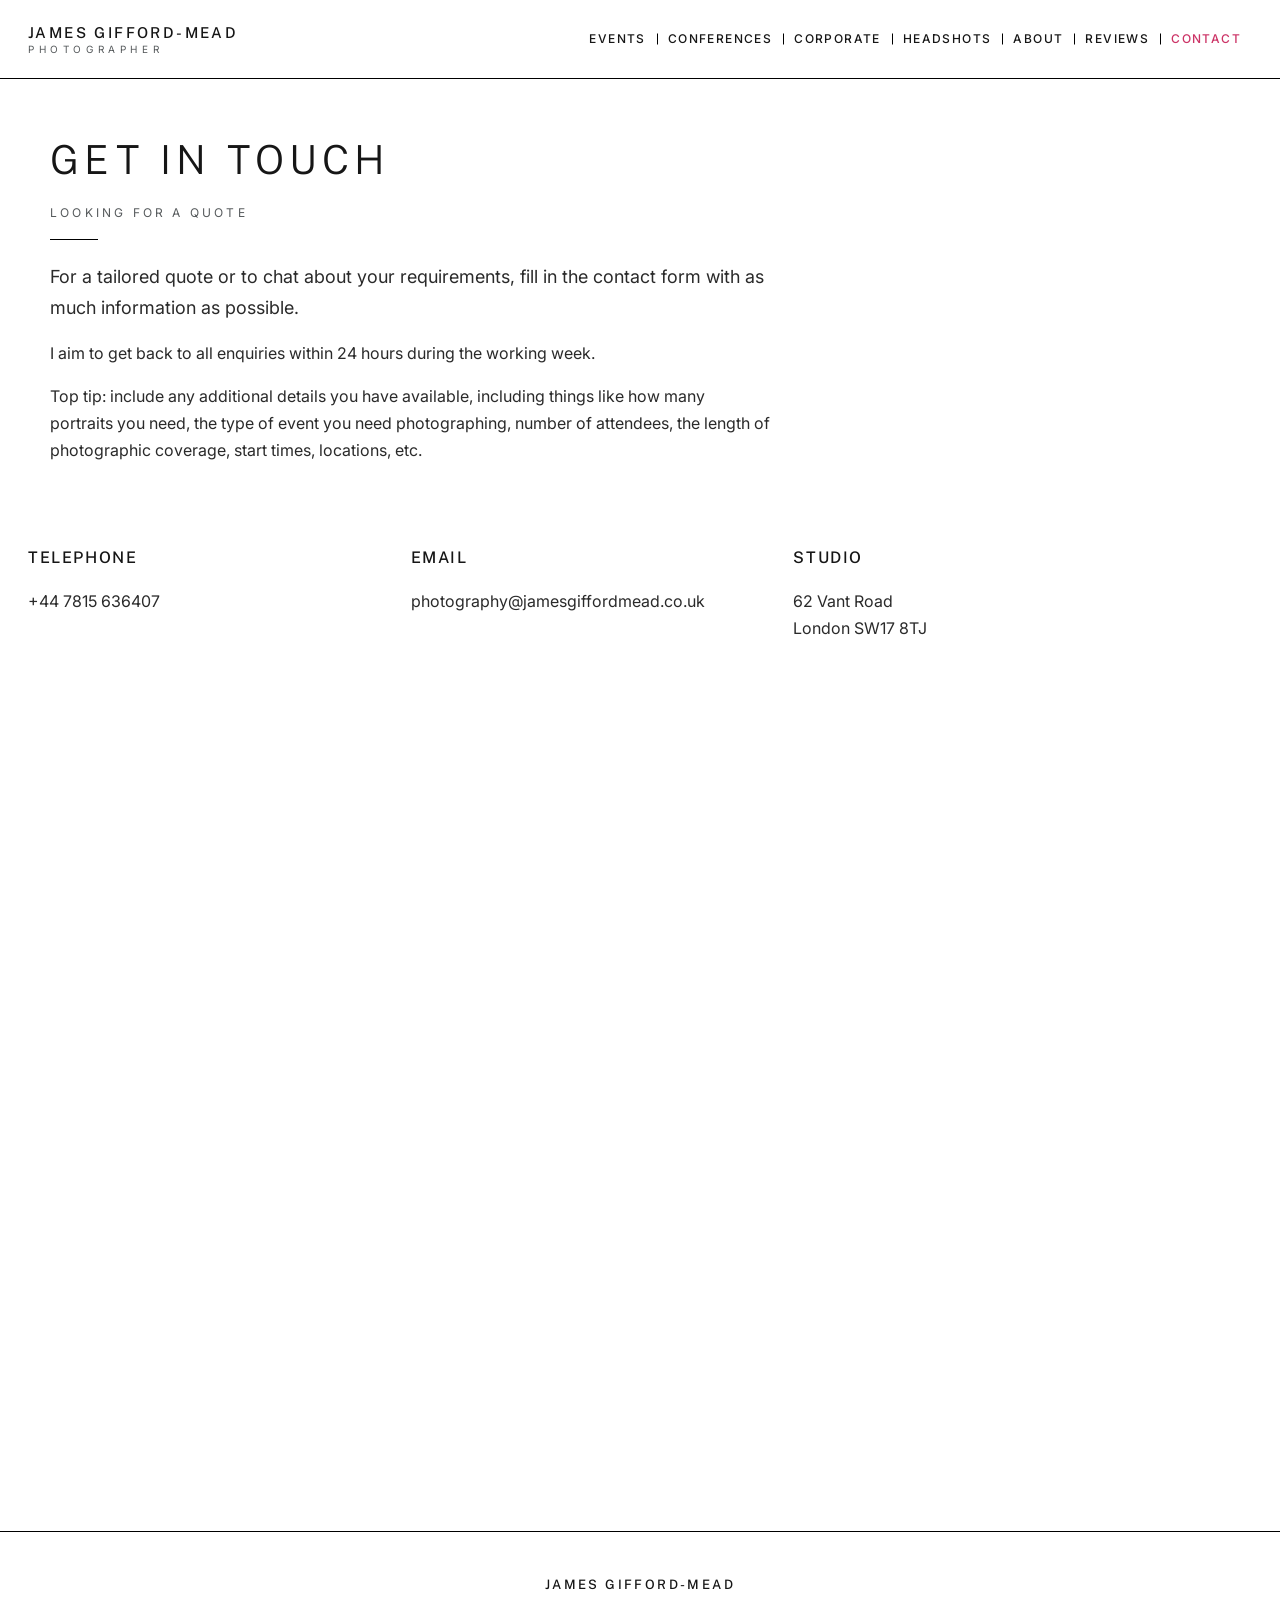
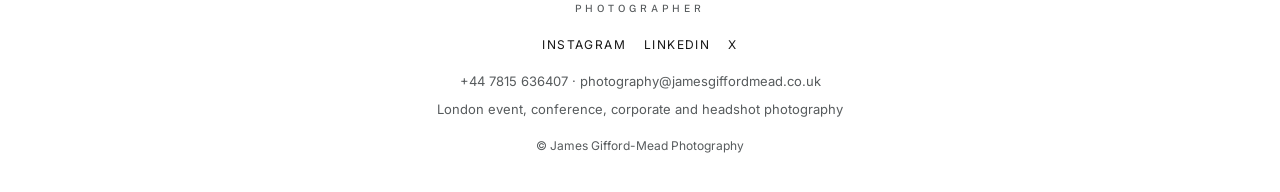
<file: public/contact.html>
<!DOCTYPE html>
<html lang="en-GB">
<head>
  <meta charset="utf-8">
  <meta name="viewport" content="width=device-width, initial-scale=1">
  <title>Contact — James Gifford-Mead Photography</title>
  <meta name="description" content="Request a quote for London event, conference, corporate or headshot photography. Call +44 7815 636407.">
  <meta name="robots" content="index, follow">
  <link rel="canonical" href="https://jgm-static-demo.workers.dev/contact">
  <meta property="og:title" content="Contact — James Gifford-Mead Photography">
  <meta property="og:description" content="Request a quote for London event, conference, corporate or headshot photography. Call +44 7815 636407.">
  <meta property="og:type" content="website">
  <meta property="og:locale" content="en_GB">
  <meta property="og:image" content="https://jamesgiffordmead-photography.co.uk/wp-content/uploads/2021/12/25.11.21-Banking-Tech-Awards-reedit-1-scaled.jpg">
  <link rel="icon" href="https://jamesgiffordmead-photography.co.uk/wp-content/uploads/2018/09/cropped-Corporate-Photographer-Logo-1-400x400.png">
  <link rel="preconnect" href="https://fonts.googleapis.com">
  <link rel="preconnect" href="https://fonts.gstatic.com" crossorigin>
  <link href="https://fonts.googleapis.com/css2?family=Inter:wght@400;500;600&family=Public+Sans:wght@300;400;500;600&display=swap" rel="stylesheet">
  <link rel="stylesheet" href="css/styles.css">
</head>
<body>
  <a class="skip-link" href="#main">Skip to content</a>
  <header class="site-header">
    <div class="header-inner">
      <a class="wordmark" href="index.html">
        <span class="wordmark-name">James Gifford-Mead</span>
        <span class="wordmark-role">Photographer</span>
      </a>
      <button class="menu-toggle" type="button" aria-expanded="false" aria-controls="site-nav" aria-label="Open menu">
        <span></span><span></span><span></span>
      </button>
      <nav class="nav" id="site-nav" aria-label="Primary">
          <a href="events.html">Events</a>
          <a href="conferences.html">Conferences</a>
          <a href="corporate.html">Corporate</a>
          <a href="headshots.html">Headshots</a>
          <a href="about.html">About</a>
          <a href="reviews.html">Reviews</a>
          <a href="contact.html" aria-current="page">Contact</a>
      </nav>
    </div>
  </header>
  <main id="main" class="page">
    <section class="intro wrap">
      <h1>Get in touch</h1>
      <p class="kicker">Looking for a quote</p>
      <hr class="rule">
      <p class="lede">For a tailored quote or to chat about your requirements, fill in the contact form with as much information as possible.</p>
      <p>I aim to get back to all enquiries within 24 hours during the working week.</p>
      <p>Top tip: include any additional details you have available, including things like how many portraits you need, the type of event you need photographing, number of attendees, the length of photographic coverage, start times, locations, etc.</p>
    </section>
    <section class="wrap contact-meta">
      <div>
        <h3>Telephone</h3>
        <p><a href="tel:+447815636407">+44 7815 636407</a></p>
      </div>
      <div>
        <h3>Email</h3>
        <p><a href="mailto:photography@jamesgiffordmead.co.uk">photography@jamesgiffordmead.co.uk</a></p>
      </div>
      <div>
        <h3>Studio</h3>
        <p>62 Vant Road<br>London SW17 8TJ</p>
      </div>
    </section>
    <section class="wrap form-wrap">
      <iframe height="745" style="min-width:100%;max-width:1000px;border:0;overflow:hidden;" id="sn-form-rzill" title="Contact form" src="https://app.studioninja.co/contactform/parser/0a800fc8-8562-161d-8185-87136a15399a/0a800fc8-8562-161d-8185-87136a92399c" allowfullscreen scrolling="no"></iframe>
      <script src="https://app.studioninja.co/client-assets/form-render/assets/scripts/iframeResizer.js" data-iframe-id="sn-form-rzill"></script>
    </section>
  </main>
  <footer class="site-footer">
    <div class="footer-wordmark">James Gifford-Mead<span class="footer-role">Photographer</span></div>
    <div class="socials">
      <a href="https://www.instagram.com/james_gifford_mead/" rel="noopener noreferrer">Instagram</a>
      <a href="https://www.linkedin.com/company/james-gifford-mead-photography/" rel="noopener noreferrer">LinkedIn</a>
      <a href="https://x.com/jgiffordmead" rel="noopener noreferrer">X</a>
    </div>
    <p class="footer-meta"><a href="tel:+447815636407">+44 7815 636407</a> · <a href="mailto:photography@jamesgiffordmead.co.uk">photography@jamesgiffordmead.co.uk</a></p>
    <p class="footer-meta">London event, conference, corporate and headshot photography</p>
    <p class="copyright">© James Gifford-Mead Photography</p>
  </footer>
  <script src="js/main.js" defer></script>
</body>
</html>
</file>
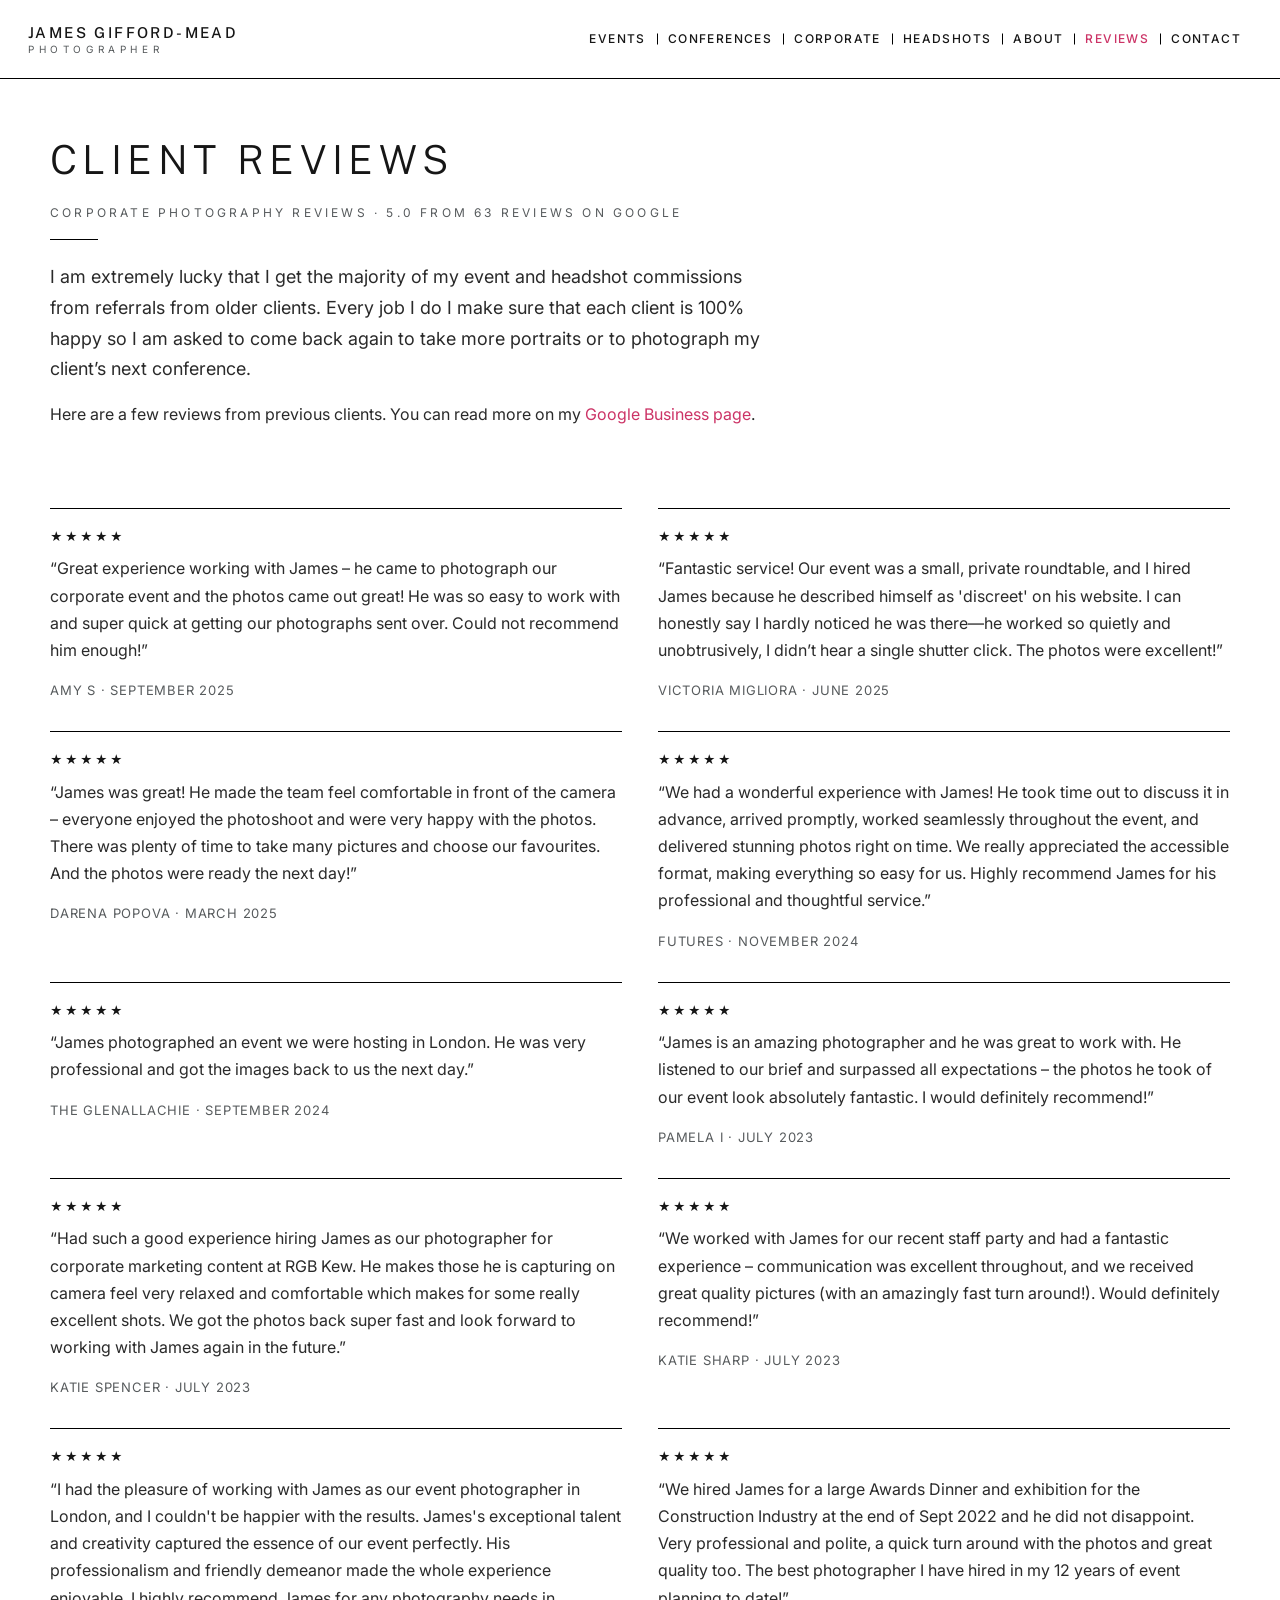
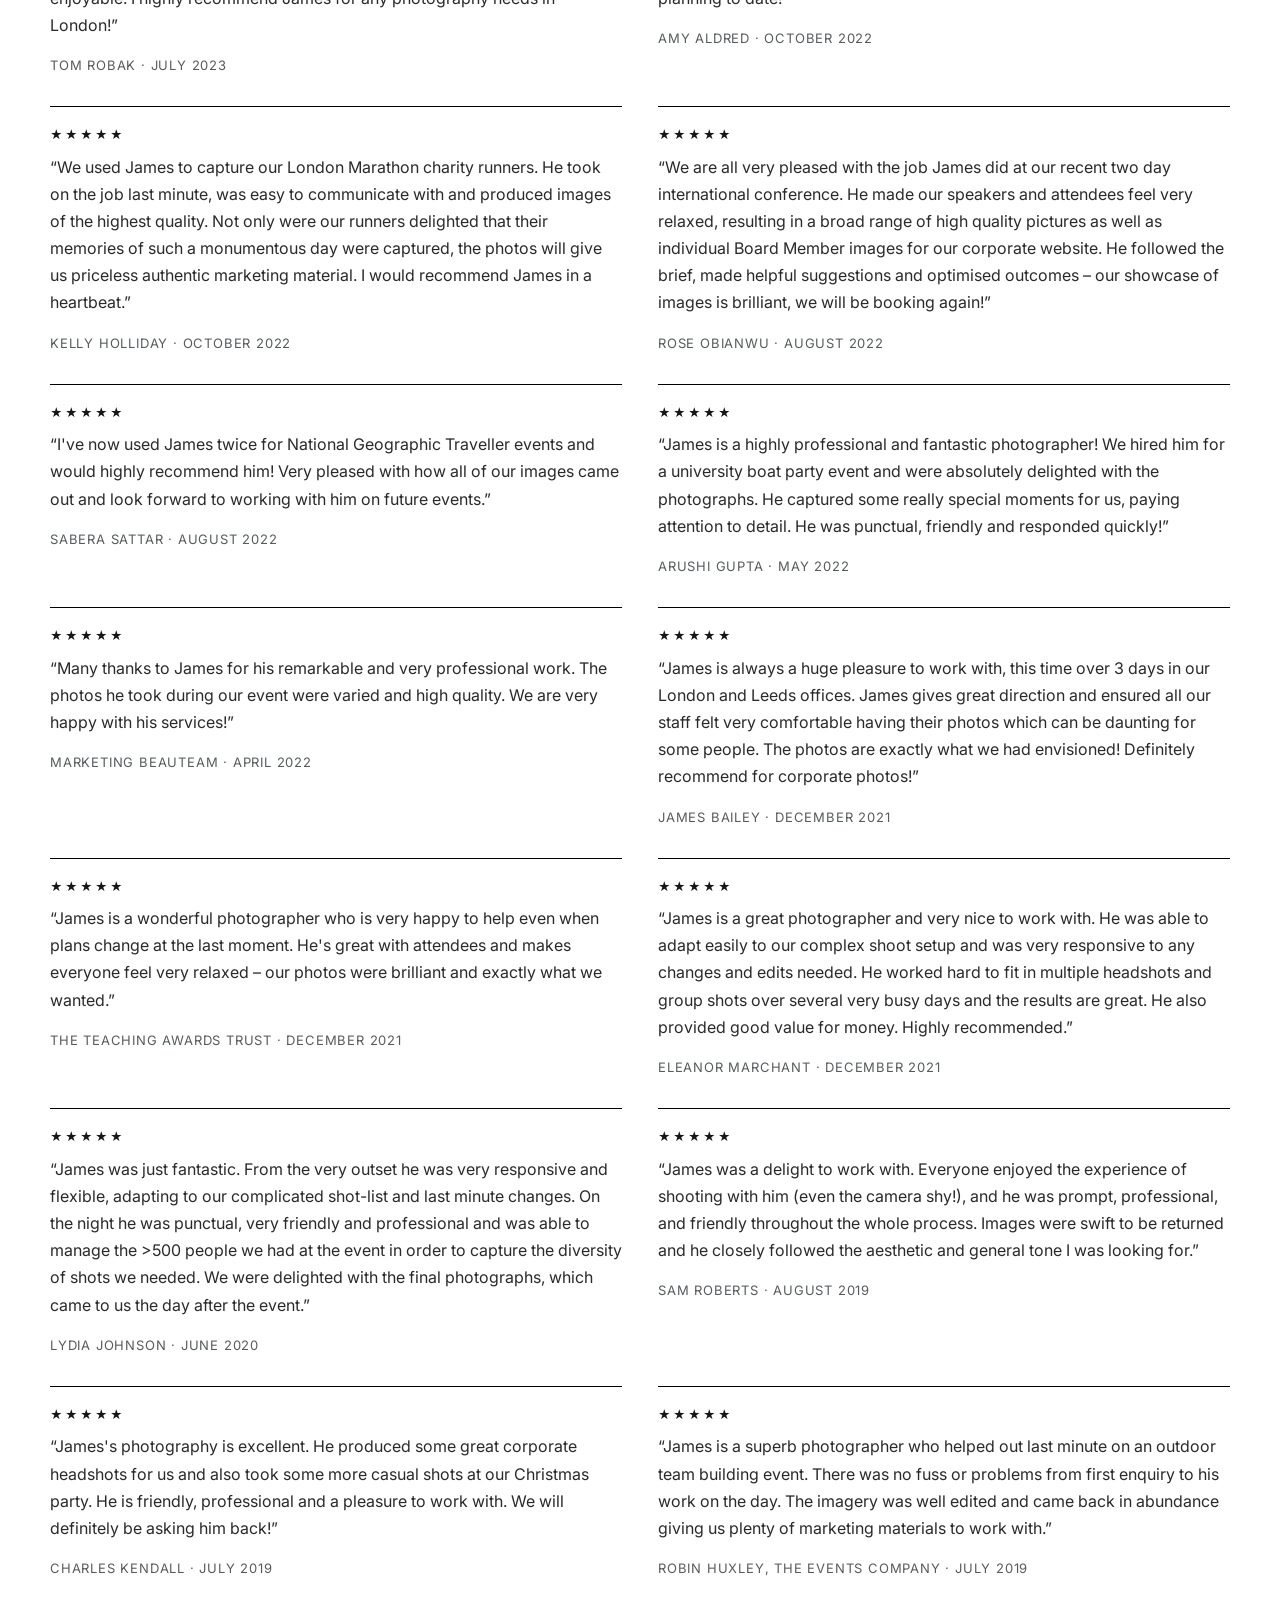
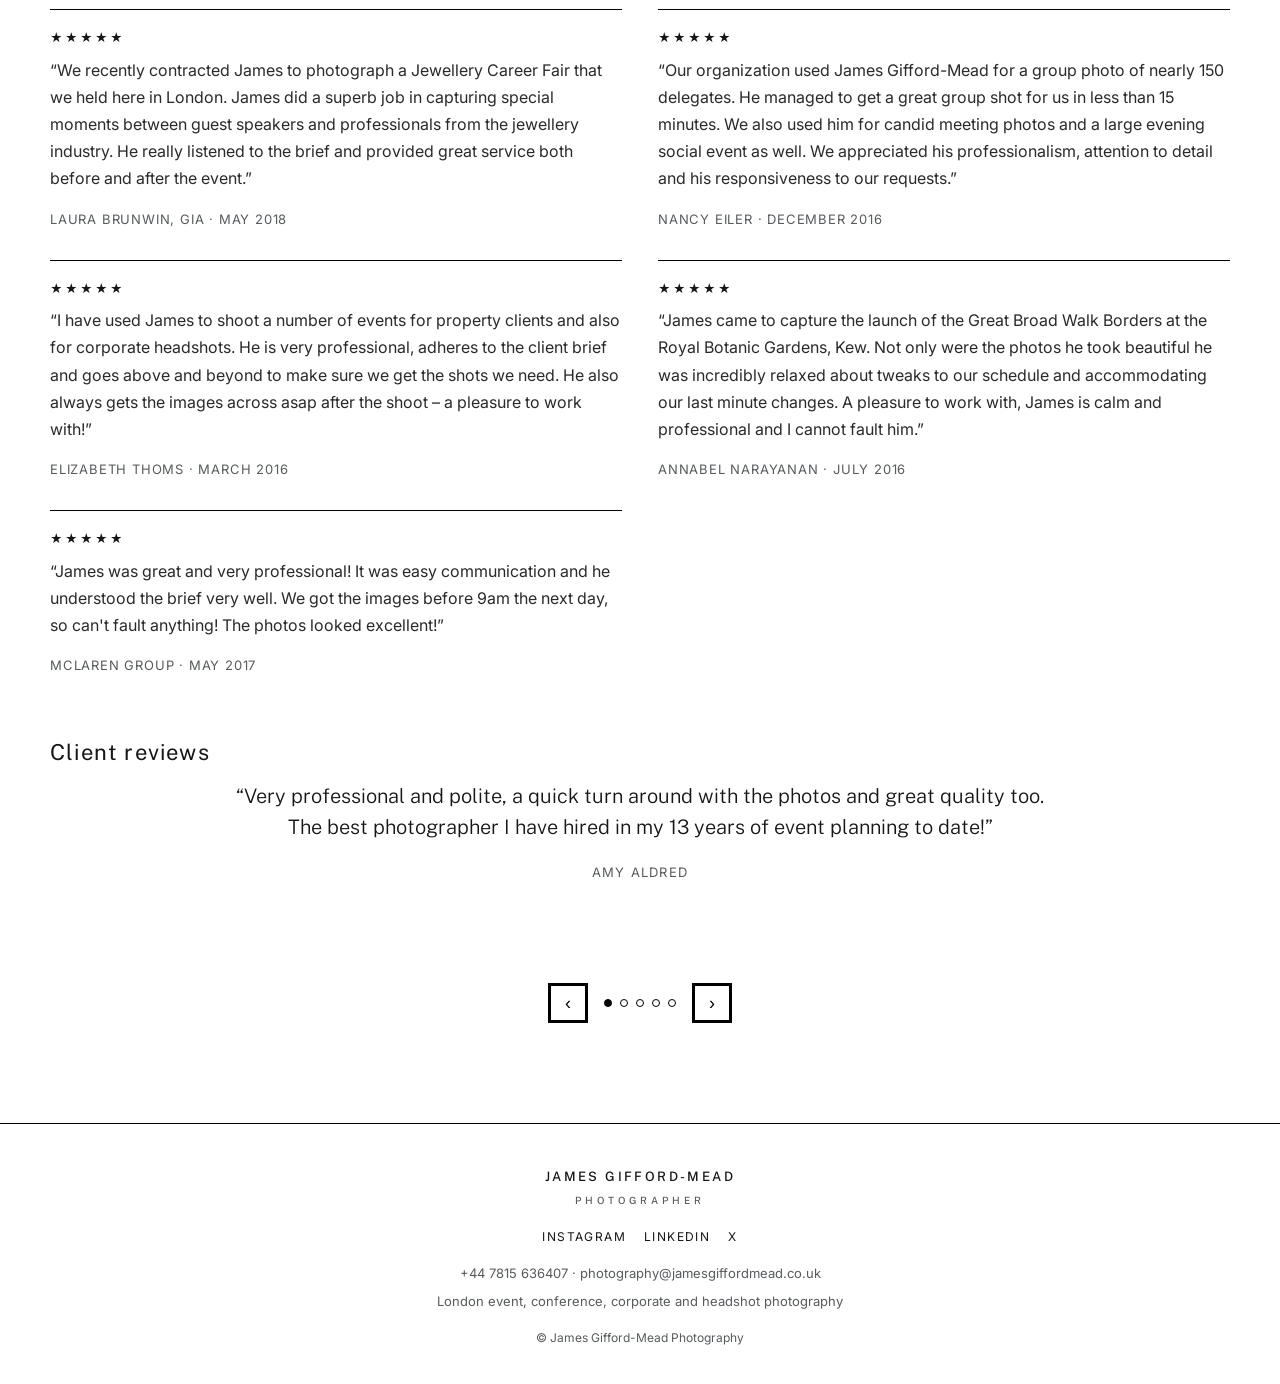
<file: public/reviews.html>
<!DOCTYPE html>
<html lang="en-GB">
<head>
  <meta charset="utf-8">
  <meta name="viewport" content="width=device-width, initial-scale=1">
  <title>Client Reviews — James Gifford-Mead Photography</title>
  <meta name="description" content="Client reviews for James Gifford-Mead Photography. Real testimonials from London events, conferences and headshot sessions.">
  <meta name="robots" content="index, follow">
  <link rel="canonical" href="https://jgm-static-demo.workers.dev/reviews">
  <meta property="og:title" content="Client Reviews — James Gifford-Mead Photography">
  <meta property="og:description" content="Client reviews for James Gifford-Mead Photography. Real testimonials from London events, conferences and headshot sessions.">
  <meta property="og:type" content="website">
  <meta property="og:locale" content="en_GB">
  <meta property="og:image" content="https://jamesgiffordmead-photography.co.uk/wp-content/uploads/2021/12/25.11.21-Banking-Tech-Awards-reedit-1-scaled.jpg">
  <link rel="icon" href="https://jamesgiffordmead-photography.co.uk/wp-content/uploads/2018/09/cropped-Corporate-Photographer-Logo-1-400x400.png">
  <link rel="preconnect" href="https://fonts.googleapis.com">
  <link rel="preconnect" href="https://fonts.gstatic.com" crossorigin>
  <link href="https://fonts.googleapis.com/css2?family=Inter:wght@400;500;600&family=Public+Sans:wght@300;400;500;600&display=swap" rel="stylesheet">
  <link rel="stylesheet" href="css/styles.css">
</head>
<body>
  <a class="skip-link" href="#main">Skip to content</a>
  <header class="site-header">
    <div class="header-inner">
      <a class="wordmark" href="index.html">
        <span class="wordmark-name">James Gifford-Mead</span>
        <span class="wordmark-role">Photographer</span>
      </a>
      <button class="menu-toggle" type="button" aria-expanded="false" aria-controls="site-nav" aria-label="Open menu">
        <span></span><span></span><span></span>
      </button>
      <nav class="nav" id="site-nav" aria-label="Primary">
          <a href="events.html">Events</a>
          <a href="conferences.html">Conferences</a>
          <a href="corporate.html">Corporate</a>
          <a href="headshots.html">Headshots</a>
          <a href="about.html">About</a>
          <a href="reviews.html" aria-current="page">Reviews</a>
          <a href="contact.html">Contact</a>
      </nav>
    </div>
  </header>
  <main id="main" class="page">
    <section class="intro wrap">
      <h1>Client reviews</h1>
      <p class="kicker">Corporate photography reviews · 5.0 from 63 reviews on Google</p>
      <hr class="rule">
      <p class="lede">I am extremely lucky that I get the majority of my event and headshot commissions from referrals from older clients. Every job I do I make sure that each client is 100% happy so I am asked to come back again to take more portraits or to photograph my client’s next conference.</p>
      <p>Here are a few reviews from previous clients. You can read more on my <a href="https://www.google.com/maps?cid=4304142015057741120" rel="noopener noreferrer">Google Business page</a>.</p>
    </section>
    <section class="section wrap">
      <div class="reviews-grid">
        <article class="review">
          <div class="stars" aria-label="5 stars">★★★★★</div>
          <p>“Great experience working with James – he came to photograph our corporate event and the photos came out great! He was so easy to work with and super quick at getting our photographs sent over. Could not recommend him enough!”</p>
          <cite>amy s · September 2025</cite>
        </article>
        <article class="review">
          <div class="stars" aria-label="5 stars">★★★★★</div>
          <p>“Fantastic service! Our event was a small, private roundtable, and I hired James because he described himself as 'discreet' on his website. I can honestly say I hardly noticed he was there—he worked so quietly and unobtrusively, I didn’t hear a single shutter click. The photos were excellent!”</p>
          <cite>Victoria Migliora · June 2025</cite>
        </article>
        <article class="review">
          <div class="stars" aria-label="5 stars">★★★★★</div>
          <p>“James was great! He made the team feel comfortable in front of the camera – everyone enjoyed the photoshoot and were very happy with the photos. There was plenty of time to take many pictures and choose our favourites. And the photos were ready the next day!”</p>
          <cite>Darena Popova · March 2025</cite>
        </article>
        <article class="review">
          <div class="stars" aria-label="5 stars">★★★★★</div>
          <p>“We had a wonderful experience with James! He took time out to discuss it in advance, arrived promptly, worked seamlessly throughout the event, and delivered stunning photos right on time. We really appreciated the accessible format, making everything so easy for us. Highly recommend James for his professional and thoughtful service.”</p>
          <cite>Futures · November 2024</cite>
        </article>
        <article class="review">
          <div class="stars" aria-label="5 stars">★★★★★</div>
          <p>“James photographed an event we were hosting in London. He was very professional and got the images back to us the next day.”</p>
          <cite>The GlenAllachie · September 2024</cite>
        </article>
        <article class="review">
          <div class="stars" aria-label="5 stars">★★★★★</div>
          <p>“James is an amazing photographer and he was great to work with. He listened to our brief and surpassed all expectations – the photos he took of our event look absolutely fantastic. I would definitely recommend!”</p>
          <cite>Pamela I · July 2023</cite>
        </article>
        <article class="review">
          <div class="stars" aria-label="5 stars">★★★★★</div>
          <p>“Had such a good experience hiring James as our photographer for corporate marketing content at RGB Kew. He makes those he is capturing on camera feel very relaxed and comfortable which makes for some really excellent shots. We got the photos back super fast and look forward to working with James again in the future.”</p>
          <cite>Katie Spencer · July 2023</cite>
        </article>
        <article class="review">
          <div class="stars" aria-label="5 stars">★★★★★</div>
          <p>“We worked with James for our recent staff party and had a fantastic experience – communication was excellent throughout, and we received great quality pictures (with an amazingly fast turn around!). Would definitely recommend!”</p>
          <cite>Katie Sharp · July 2023</cite>
        </article>
        <article class="review">
          <div class="stars" aria-label="5 stars">★★★★★</div>
          <p>“I had the pleasure of working with James as our event photographer in London, and I couldn't be happier with the results. James's exceptional talent and creativity captured the essence of our event perfectly. His professionalism and friendly demeanor made the whole experience enjoyable. I highly recommend James for any photography needs in London!”</p>
          <cite>Tom Robak · July 2023</cite>
        </article>
        <article class="review">
          <div class="stars" aria-label="5 stars">★★★★★</div>
          <p>“We hired James for a large Awards Dinner and exhibition for the Construction Industry at the end of Sept 2022 and he did not disappoint. Very professional and polite, a quick turn around with the photos and great quality too. The best photographer I have hired in my 12 years of event planning to date!”</p>
          <cite>Amy Aldred · October 2022</cite>
        </article>
        <article class="review">
          <div class="stars" aria-label="5 stars">★★★★★</div>
          <p>“We used James to capture our London Marathon charity runners. He took on the job last minute, was easy to communicate with and produced images of the highest quality. Not only were our runners delighted that their memories of such a monumentous day were captured, the photos will give us priceless authentic marketing material. I would recommend James in a heartbeat.”</p>
          <cite>Kelly Holliday · October 2022</cite>
        </article>
        <article class="review">
          <div class="stars" aria-label="5 stars">★★★★★</div>
          <p>“We are all very pleased with the job James did at our recent two day international conference. He made our speakers and attendees feel very relaxed, resulting in a broad range of high quality pictures as well as individual Board Member images for our corporate website. He followed the brief, made helpful suggestions and optimised outcomes – our showcase of images is brilliant, we will be booking again!”</p>
          <cite>Rose Obianwu · August 2022</cite>
        </article>
        <article class="review">
          <div class="stars" aria-label="5 stars">★★★★★</div>
          <p>“I've now used James twice for National Geographic Traveller events and would highly recommend him! Very pleased with how all of our images came out and look forward to working with him on future events.”</p>
          <cite>Sabera Sattar · August 2022</cite>
        </article>
        <article class="review">
          <div class="stars" aria-label="5 stars">★★★★★</div>
          <p>“James is a highly professional and fantastic photographer! We hired him for a university boat party event and were absolutely delighted with the photographs. He captured some really special moments for us, paying attention to detail. He was punctual, friendly and responded quickly!”</p>
          <cite>Arushi Gupta · May 2022</cite>
        </article>
        <article class="review">
          <div class="stars" aria-label="5 stars">★★★★★</div>
          <p>“Many thanks to James for his remarkable and very professional work. The photos he took during our event were varied and high quality. We are very happy with his services!”</p>
          <cite>Marketing Beauteam · April 2022</cite>
        </article>
        <article class="review">
          <div class="stars" aria-label="5 stars">★★★★★</div>
          <p>“James is always a huge pleasure to work with, this time over 3 days in our London and Leeds offices. James gives great direction and ensured all our staff felt very comfortable having their photos which can be daunting for some people. The photos are exactly what we had envisioned! Definitely recommend for corporate photos!”</p>
          <cite>James Bailey · December 2021</cite>
        </article>
        <article class="review">
          <div class="stars" aria-label="5 stars">★★★★★</div>
          <p>“James is a wonderful photographer who is very happy to help even when plans change at the last moment. He's great with attendees and makes everyone feel very relaxed – our photos were brilliant and exactly what we wanted.”</p>
          <cite>The Teaching Awards Trust · December 2021</cite>
        </article>
        <article class="review">
          <div class="stars" aria-label="5 stars">★★★★★</div>
          <p>“James is a great photographer and very nice to work with. He was able to adapt easily to our complex shoot setup and was very responsive to any changes and edits needed. He worked hard to fit in multiple headshots and group shots over several very busy days and the results are great. He also provided good value for money. Highly recommended.”</p>
          <cite>Eleanor Marchant · December 2021</cite>
        </article>
        <article class="review">
          <div class="stars" aria-label="5 stars">★★★★★</div>
          <p>“James was just fantastic. From the very outset he was very responsive and flexible, adapting to our complicated shot-list and last minute changes. On the night he was punctual, very friendly and professional and was able to manage the >500 people we had at the event in order to capture the diversity of shots we needed. We were delighted with the final photographs, which came to us the day after the event.”</p>
          <cite>Lydia Johnson · June 2020</cite>
        </article>
        <article class="review">
          <div class="stars" aria-label="5 stars">★★★★★</div>
          <p>“James was a delight to work with. Everyone enjoyed the experience of shooting with him (even the camera shy!), and he was prompt, professional, and friendly throughout the whole process. Images were swift to be returned and he closely followed the aesthetic and general tone I was looking for.”</p>
          <cite>Sam Roberts · August 2019</cite>
        </article>
        <article class="review">
          <div class="stars" aria-label="5 stars">★★★★★</div>
          <p>“James's photography is excellent. He produced some great corporate headshots for us and also took some more casual shots at our Christmas party. He is friendly, professional and a pleasure to work with. We will definitely be asking him back!”</p>
          <cite>Charles Kendall · July 2019</cite>
        </article>
        <article class="review">
          <div class="stars" aria-label="5 stars">★★★★★</div>
          <p>“James is a superb photographer who helped out last minute on an outdoor team building event. There was no fuss or problems from first enquiry to his work on the day. The imagery was well edited and came back in abundance giving us plenty of marketing materials to work with.”</p>
          <cite>Robin Huxley, The Events Company · July 2019</cite>
        </article>
        <article class="review">
          <div class="stars" aria-label="5 stars">★★★★★</div>
          <p>“We recently contracted James to photograph a Jewellery Career Fair that we held here in London. James did a superb job in capturing special moments between guest speakers and professionals from the jewellery industry. He really listened to the brief and provided great service both before and after the event.”</p>
          <cite>Laura Brunwin, GIA · May 2018</cite>
        </article>
        <article class="review">
          <div class="stars" aria-label="5 stars">★★★★★</div>
          <p>“Our organization used James Gifford-Mead for a group photo of nearly 150 delegates. He managed to get a great group shot for us in less than 15 minutes. We also used him for candid meeting photos and a large evening social event as well. We appreciated his professionalism, attention to detail and his responsiveness to our requests.”</p>
          <cite>Nancy Eiler · December 2016</cite>
        </article>
        <article class="review">
          <div class="stars" aria-label="5 stars">★★★★★</div>
          <p>“I have used James to shoot a number of events for property clients and also for corporate headshots. He is very professional, adheres to the client brief and goes above and beyond to make sure we get the shots we need. He also always gets the images across asap after the shoot – a pleasure to work with!”</p>
          <cite>Elizabeth Thoms · March 2016</cite>
        </article>
        <article class="review">
          <div class="stars" aria-label="5 stars">★★★★★</div>
          <p>“James came to capture the launch of the Great Broad Walk Borders at the Royal Botanic Gardens, Kew. Not only were the photos he took beautiful he was incredibly relaxed about tweaks to our schedule and accommodating our last minute changes. A pleasure to work with, James is calm and professional and I cannot fault him.”</p>
          <cite>Annabel Narayanan · July 2016</cite>
        </article>
        <article class="review">
          <div class="stars" aria-label="5 stars">★★★★★</div>
          <p>“James was great and very professional! It was easy communication and he understood the brief very well. We got the images before 9am the next day, so can't fault anything! The photos looked excellent!”</p>
          <cite>McLaren Group · May 2017</cite>
        </article>
      </div>
    </section>
    <section class="testimonials wrap">
      <h2>Client reviews</h2>
      <div class="carousel" aria-roledescription="carousel">
        <div class="carousel-track">
          <blockquote class="quote is-active">
            <p>“Very professional and polite, a quick turn around with the photos and great quality too. The best photographer I have hired in my 13 years of event planning to date!”</p>
            <footer>Amy Aldred</footer>
          </blockquote>
          <blockquote class="quote">
            <p>“He made our speakers and attendees feel very relaxed, resulting in a broad range of high-quality pictures… He followed the brief, made helpful suggestions and optimised outcomes – our showcase of images is brilliant, we will be booking again!”</p>
            <footer>Rose Obianwu — NHS</footer>
          </blockquote>
          <blockquote class="quote">
            <p>“He’s great with attendees and makes everyone feel very relaxed – our photos were brilliant and exactly what we wanted.”</p>
            <footer>The Teaching Awards Trust</footer>
          </blockquote>
          <blockquote class="quote">
            <p>“James is always a huge pleasure to work with, this time over 3 days in our London and Leeds offices. All our staff felt very comfortable having their photos taken… The photos are exactly what we had envisioned!”</p>
            <footer>James Bailey</footer>
          </blockquote>
          <blockquote class="quote">
            <p>“Fantastic service! Our event was a small, private roundtable… I can honestly say I hardly noticed he was there—he worked so quietly and unobtrusively, I didn’t hear a single shutter click. The photos were excellent!”</p>
            <footer>Victoria Migliora</footer>
          </blockquote>
        </div>
        <div class="carousel-nav">
          <button class="carousel-btn" type="button" data-carousel-prev aria-label="Previous review">‹</button>
          <div class="dots"></div>
          <button class="carousel-btn" type="button" data-carousel-next aria-label="Next review">›</button>
        </div>
      </div>
    </section>
  </main>
  <footer class="site-footer">
    <div class="footer-wordmark">James Gifford-Mead<span class="footer-role">Photographer</span></div>
    <div class="socials">
      <a href="https://www.instagram.com/james_gifford_mead/" rel="noopener noreferrer">Instagram</a>
      <a href="https://www.linkedin.com/company/james-gifford-mead-photography/" rel="noopener noreferrer">LinkedIn</a>
      <a href="https://x.com/jgiffordmead" rel="noopener noreferrer">X</a>
    </div>
    <p class="footer-meta"><a href="tel:+447815636407">+44 7815 636407</a> · <a href="mailto:photography@jamesgiffordmead.co.uk">photography@jamesgiffordmead.co.uk</a></p>
    <p class="footer-meta">London event, conference, corporate and headshot photography</p>
    <p class="copyright">© James Gifford-Mead Photography</p>
  </footer>
  <script src="js/main.js" defer></script>
</body>
</html>
</file>
<file: public/css/styles.css>
:root {
  --bg: #fff;
  --heading: #161616;
  --body: #2a2a2a;
  --muted: #575b5d;
  --link: #cc3366;
  --border: #000;
  --font-head: "Public Sans", system-ui, sans-serif;
  --font-body: Inter, system-ui, sans-serif;
  --gutter: 10px;
  --max: 1180px;
  --header-h: 78px;
}

*,
*::before,
*::after {
  box-sizing: border-box;
}

html {
  scroll-behavior: smooth;
}

body {
  margin: 0;
  background: var(--bg);
  color: var(--body);
  font-family: var(--font-body);
  font-size: 16px;
  line-height: 1.7;
  font-weight: 400;
}

img {
  max-width: 100%;
  height: auto;
  display: block;
}

a {
  color: var(--link);
  text-decoration: none;
}

a:hover {
  text-decoration: underline;
}

.skip-link {
  position: absolute;
  left: -999px;
  top: 0;
  background: #000;
  color: #fff;
  padding: 8px 14px;
  z-index: 200;
}

.skip-link:focus {
  left: 12px;
  top: 12px;
}

/* Header */
.site-header {
  position: sticky;
  top: 0;
  z-index: 100;
  background: #fff;
  border-bottom: 1px solid #000;
}

.header-inner {
  max-width: 1360px;
  margin: 0 auto;
  padding: 14px 28px;
  min-height: var(--header-h);
  display: flex;
  align-items: center;
  justify-content: space-between;
  gap: 28px;
}

.wordmark {
  color: inherit;
  text-decoration: none;
  display: flex;
  flex-direction: column;
  gap: 3px;
  flex-shrink: 0;
}

.wordmark:hover {
  text-decoration: none;
}

.wordmark-name {
  font-family: var(--font-head);
  font-weight: 500;
  font-size: 15px;
  letter-spacing: 2.4px;
  text-transform: uppercase;
  color: var(--heading);
  line-height: 1.15;
}

.wordmark-role {
  font-family: var(--font-body);
  font-size: 10px;
  letter-spacing: 4.6px;
  text-transform: uppercase;
  color: var(--muted);
  line-height: 1;
}

.nav {
  display: flex;
  align-items: center;
  flex-wrap: wrap;
  justify-content: flex-end;
  gap: 0;
}

.nav a {
  font-family: var(--font-body);
  font-size: 12px;
  font-weight: 500;
  letter-spacing: 1.4px;
  text-transform: uppercase;
  color: var(--heading);
  text-decoration: none;
  padding: 0 11px;
  position: relative;
}

.nav a + a::before {
  content: "";
  position: absolute;
  left: 0;
  top: 50%;
  transform: translateY(-50%);
  width: 1px;
  height: 11px;
  background: #000;
}

.nav a:hover,
.nav a[aria-current="page"] {
  color: var(--link);
  text-decoration: none;
}

.menu-toggle {
  display: none;
  background: none;
  border: 0;
  padding: 8px;
  cursor: pointer;
}

.menu-toggle span {
  display: block;
  width: 22px;
  height: 2px;
  background: #000;
  margin: 5px 0;
}

/* Page chrome */
.page {
  padding-bottom: 80px;
}

.wrap {
  max-width: var(--max);
  margin: 0 auto;
  padding: 0 28px;
}

.wrap-wide {
  max-width: 1360px;
  margin: 0 auto;
  padding: 0 28px;
}

.intro {
  padding: 56px 0 36px;
}

h1,
.h1 {
  font-family: var(--font-head);
  font-weight: 300;
  font-size: clamp(26px, 3.6vw, 40px);
  letter-spacing: 5.4px;
  text-transform: uppercase;
  color: var(--heading);
  line-height: 1.25;
  margin: 0 0 18px;
}

h2,
.h2 {
  font-family: var(--font-head);
  font-weight: 400;
  font-size: 22px;
  letter-spacing: 1.2px;
  color: var(--heading);
  line-height: 1.3;
  margin: 0 0 14px;
}

h3,
.h3 {
  font-family: var(--font-head);
  font-weight: 500;
  font-size: 16px;
  letter-spacing: 1.6px;
  text-transform: uppercase;
  color: var(--heading);
  margin: 0 0 12px;
}

.kicker {
  font-family: var(--font-body);
  font-size: 12px;
  letter-spacing: 3.2px;
  text-transform: uppercase;
  color: var(--muted);
  margin: 0 0 18px;
}

.kicker a {
  color: var(--muted);
}

.kicker a:hover {
  color: var(--link);
}

.lede {
  font-size: 18px;
  max-width: 720px;
  margin: 0 0 16px;
}

.intro p {
  max-width: 720px;
  margin: 0 0 16px;
}

.rule {
  width: 48px;
  height: 1px;
  background: #000;
  border: 0;
  margin: 0 0 22px;
}

.btn {
  display: inline-block;
  border: 3px solid #000;
  color: var(--heading);
  background: #fff;
  padding: 11px 26px;
  text-decoration: none;
  text-transform: uppercase;
  letter-spacing: 1.6px;
  font-size: 12px;
  font-family: var(--font-body);
  font-weight: 500;
  line-height: 1.2;
  transition: background 0.2s ease, color 0.2s ease;
}

.btn:hover {
  background: #000;
  color: #fff;
  text-decoration: none;
}

.btn-row {
  display: flex;
  flex-wrap: wrap;
  gap: 12px;
  margin-top: 22px;
}

/* Mosaic */
.mosaic {
  display: grid;
  grid-template-columns: repeat(12, 1fr);
  gap: var(--gutter);
  margin: 8px 0 56px;
}

.mosaic figure {
  margin: 0;
  overflow: hidden;
  background: #f3f3f3;
}

.mosaic img {
  width: 100%;
  height: 100%;
  object-fit: cover;
  display: block;
}

.mosaic figcaption {
  position: absolute;
  width: 1px;
  height: 1px;
  overflow: hidden;
  clip: rect(0 0 0 0);
}

.m-7 { grid-column: span 7; min-height: 360px; }
.m-5 { grid-column: span 5; min-height: 360px; }
.m-8 { grid-column: span 8; min-height: 380px; }
.m-4 { grid-column: span 4; min-height: 280px; }
.m-6 { grid-column: span 6; min-height: 320px; }
.m-3 { grid-column: span 3; min-height: 220px; }
.m-12 { grid-column: span 12; min-height: 420px; }

.portrait-mosaic .m-4 { min-height: 360px; }

/* Sections */
.section {
  padding: 28px 0 12px;
}

.section-tight {
  padding: 8px 0 28px;
}

.split {
  display: grid;
  grid-template-columns: 1fr 1fr;
  gap: 48px;
  align-items: center;
}

.split img {
  width: 100%;
  height: 100%;
  object-fit: cover;
  min-height: 320px;
}

.cols-3 {
  display: grid;
  grid-template-columns: repeat(3, 1fr);
  gap: 36px;
}

.cols-2 {
  display: grid;
  grid-template-columns: 1fr 1fr;
  gap: 48px;
}

.service-card h2 {
  margin-top: 0;
}

.service-card p {
  margin: 0 0 16px;
}

.include-list {
  margin: 0;
  padding: 0;
  list-style: none;
}

.include-list li {
  position: relative;
  padding: 8px 0 8px 18px;
  border-bottom: 1px solid #ececec;
}

.include-list li::before {
  content: "";
  position: absolute;
  left: 0;
  top: 16px;
  width: 7px;
  height: 1px;
  background: #000;
}

/* Testimonials */
.testimonials {
  padding: 48px 0 20px;
}

.carousel {
  position: relative;
  max-width: 820px;
  margin: 0 auto;
  text-align: center;
}

.carousel-track {
  min-height: 180px;
}

.quote {
  display: none;
  margin: 0;
}

.quote.is-active {
  display: block;
}

.quote p {
  font-family: var(--font-head);
  font-size: 20px;
  font-weight: 300;
  line-height: 1.55;
  color: var(--heading);
  margin: 0 0 18px;
}

.quote footer,
.pull-quote footer {
  font-size: 13px;
  letter-spacing: 1.2px;
  text-transform: uppercase;
  color: var(--muted);
}

.pull-quote {
  margin: 0;
}

.pull-quote p {
  font-family: var(--font-head);
  font-size: 20px;
  font-weight: 300;
  line-height: 1.55;
  color: var(--heading);
  margin: 0 0 18px;
}

.carousel-nav {
  display: flex;
  align-items: center;
  justify-content: center;
  gap: 16px;
  margin-top: 22px;
}

.carousel-btn {
  width: 40px;
  height: 40px;
  border: 3px solid #000;
  background: #fff;
  cursor: pointer;
  font-size: 18px;
  line-height: 1;
}

.carousel-btn:hover {
  background: #000;
  color: #fff;
}

.dots {
  display: flex;
  gap: 8px;
}

.dots button {
  width: 8px;
  height: 8px;
  border-radius: 50%;
  border: 1px solid #000;
  background: #fff;
  padding: 0;
  cursor: pointer;
}

.dots button.is-active {
  background: #000;
}

/* Reviews grid */
.reviews-grid {
  display: grid;
  grid-template-columns: 1fr 1fr;
  gap: 28px 36px;
}

.review {
  border-top: 1px solid #000;
  padding-top: 18px;
}

.review p {
  margin: 0 0 12px;
}

.review cite {
  font-style: normal;
  font-size: 13px;
  letter-spacing: 0.8px;
  text-transform: uppercase;
  color: var(--muted);
}

.stars {
  letter-spacing: 2px;
  font-size: 12px;
  margin-bottom: 8px;
  color: var(--heading);
}

/* Accordion */
.faq {
  padding: 36px 0 12px;
}

.accordion {
  border-top: 1px solid #000;
}

.acc-item {
  border-bottom: 1px solid #000;
}

.acc-trigger {
  width: 100%;
  display: flex;
  align-items: flex-start;
  gap: 14px;
  text-align: left;
  background: none;
  border: 0;
  padding: 16px 0;
  cursor: pointer;
  font-family: var(--font-head);
  font-size: 16px;
  font-weight: 400;
  color: var(--heading);
}

.acc-icon {
  flex: 0 0 18px;
  width: 18px;
  font-size: 22px;
  line-height: 1;
  font-weight: 300;
  margin-top: -2px;
}

.acc-panel {
  display: none;
  padding: 0 0 18px 32px;
  color: var(--body);
}

.acc-item.is-open .acc-panel {
  display: block;
}

/* Contact */
.contact-meta {
  display: grid;
  grid-template-columns: repeat(3, 1fr);
  gap: 24px;
  margin: 28px 0 40px;
}

.contact-meta h3 {
  margin-bottom: 6px;
}

.contact-meta p,
.contact-meta a {
  color: var(--body);
}

.form-wrap {
  max-width: 1000px;
}

.form-wrap iframe {
  width: 100%;
  min-width: 100%;
  max-width: 1000px;
  border: 0;
  overflow: hidden;
}

/* Footer */
.site-footer {
  border-top: 1px solid #000;
  padding: 42px 28px 36px;
  text-align: center;
}

.footer-wordmark {
  font-family: var(--font-head);
  font-weight: 500;
  letter-spacing: 2.4px;
  text-transform: uppercase;
  color: var(--heading);
  font-size: 13px;
}

.footer-role {
  display: block;
  margin-top: 4px;
  font-size: 10px;
  letter-spacing: 4px;
  text-transform: uppercase;
  color: var(--muted);
}

.socials {
  display: flex;
  justify-content: center;
  gap: 18px;
  margin: 18px 0 14px;
}

.socials a {
  color: var(--heading);
  font-size: 12px;
  letter-spacing: 1.4px;
  text-transform: uppercase;
}

.footer-meta {
  color: var(--muted);
  font-size: 13px;
  margin: 0 0 6px;
}

.footer-meta a {
  color: var(--muted);
}

.copyright {
  color: var(--muted);
  font-size: 12px;
  margin: 16px 0 0;
}

.about-portrait {
  width: 100%;
  min-height: 420px;
  object-fit: cover;
}

/* 404 */
.not-found {
  min-height: 56vh;
  display: flex;
  flex-direction: column;
  justify-content: center;
  padding: 60px 0;
}

@media (max-width: 980px) {
  .header-inner {
    padding: 12px 18px;
  }

  .nav {
    display: none;
    position: absolute;
    top: 100%;
    left: 0;
    right: 0;
    background: #fff;
    border-bottom: 1px solid #000;
    flex-direction: column;
    align-items: stretch;
    padding: 8px 0 16px;
  }

  .nav.is-open {
    display: flex;
  }

  .nav a {
    padding: 12px 22px;
  }

  .nav a + a::before {
    display: none;
  }

  .menu-toggle {
    display: block;
  }

  .m-7,
  .m-5,
  .m-8,
  .m-4,
  .m-6,
  .m-3,
  .m-12 {
    grid-column: span 6;
    min-height: 220px;
  }

  .split,
  .cols-3,
  .cols-2,
  .reviews-grid,
  .contact-meta {
    grid-template-columns: 1fr;
  }

  .wrap,
  .wrap-wide {
    padding: 0 18px;
  }

  .intro {
    padding-top: 36px;
  }
}

@media (max-width: 640px) {
  .m-7,
  .m-5,
  .m-8,
  .m-4,
  .m-6,
  .m-3,
  .m-12 {
    grid-column: span 12;
    min-height: 220px;
  }

  h1 {
    letter-spacing: 3px;
  }

  .quote p {
    font-size: 17px;
  }
}
</file>
